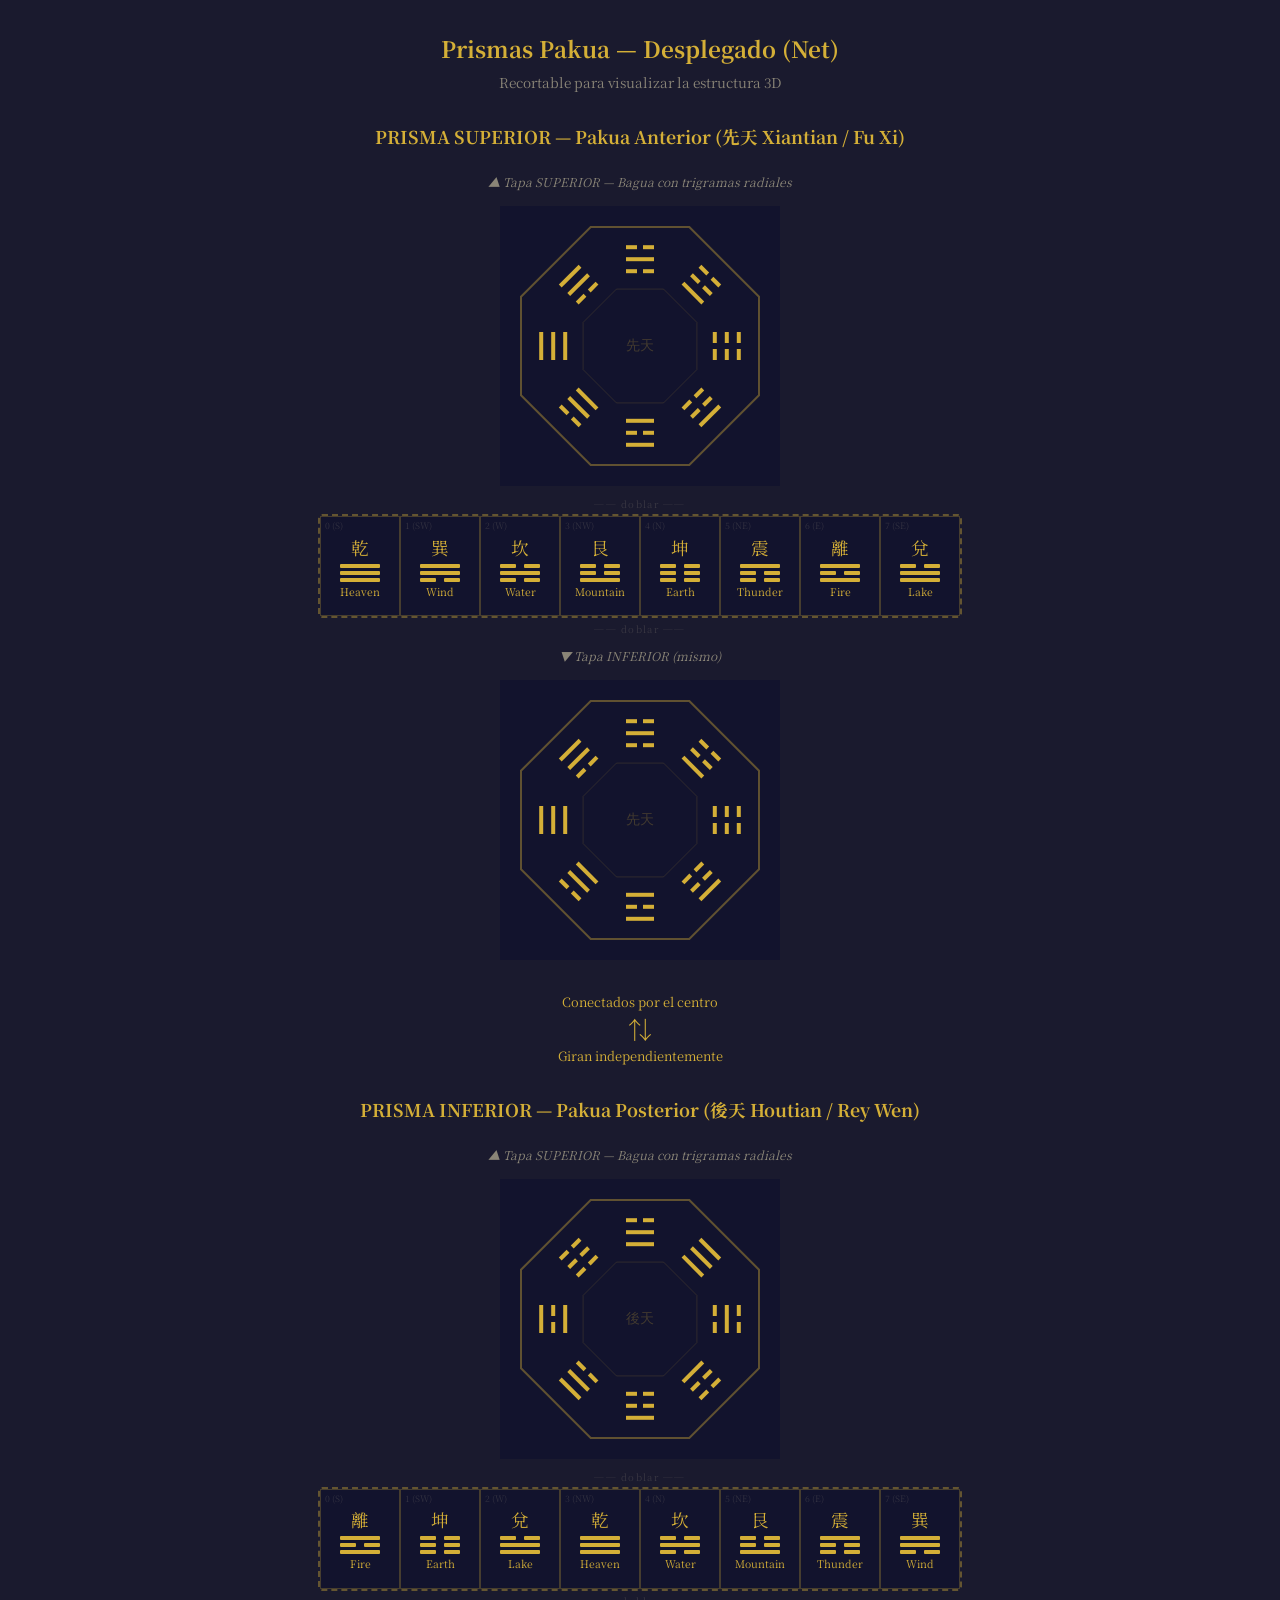
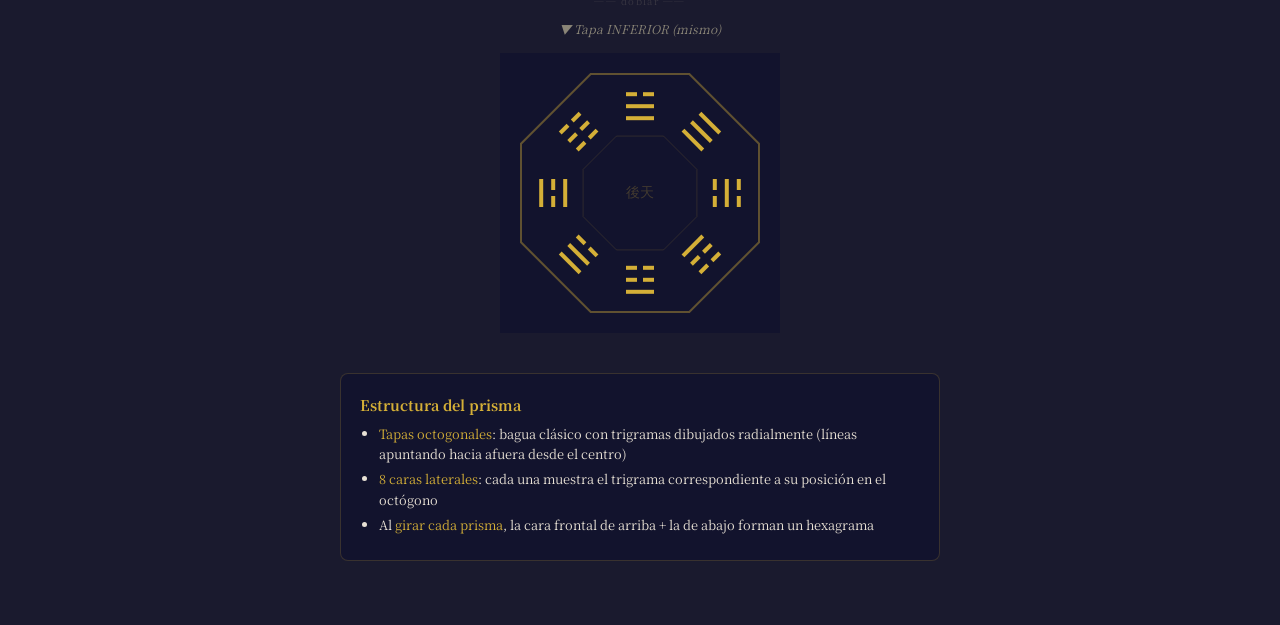
<file: boceto.html>
<!DOCTYPE html>
<html lang="es">
<head>
  <meta charset="UTF-8">
  <meta name="viewport" content="width=device-width, initial-scale=1.0">
  <title>Boceto — Prismas Pakua (desplegado)</title>
  <link rel="preconnect" href="https://fonts.googleapis.com">
  <link href="https://fonts.googleapis.com/css2?family=Noto+Serif+SC:wght@400;700&display=swap" rel="stylesheet">
  <style>
    * { margin: 0; padding: 0; box-sizing: border-box; }
    body {
      background: #1a1a2e;
      color: #e8e1d5;
      font-family: 'Noto Serif SC', Georgia, serif;
      padding: 2rem 1rem;
    }
    h1 { text-align: center; color: #d4af37; font-size: 1.4rem; margin-bottom: 0.5rem; }
    h2 { text-align: center; color: #d4af37; font-size: 1.1rem; margin: 2rem 0 1rem; }
    .subtitle { text-align: center; color: #8a8577; font-size: 0.85rem; margin-bottom: 2rem; }
    .note { text-align: center; color: #8a8577; font-size: 0.75rem; margin: 0.5rem 0; font-style: italic; }

    .net {
      display: flex;
      flex-direction: column;
      align-items: center;
      margin: 1rem auto;
      max-width: 700px;
    }

    .cap {
      width: 280px;
      height: 280px;
      margin: 0.5rem 0;
    }
    .cap canvas { display: block; }

    .lateral-strip {
      display: flex;
      border: 2px dashed #d4af3766;
      border-radius: 4px;
    }
    .face {
      width: 80px;
      height: 100px;
      border: 1px solid #d4af3744;
      background: #12132d;
      display: flex;
      flex-direction: column;
      align-items: center;
      justify-content: center;
      gap: 4px;
      position: relative;
    }
    .face .trigram-lines {
      display: flex;
      flex-direction: column;
      align-items: center;
      gap: 3px;
    }
    .face .trigram-lines .line { height: 4px; border-radius: 1px; }
    .face .trigram-lines .line.yang { width: 40px; background: #d4af37; }
    .face .trigram-lines .line.yin {
      width: 40px; background: transparent;
      display: flex; justify-content: space-between;
    }
    .face .trigram-lines .line.yin::before,
    .face .trigram-lines .line.yin::after {
      content: ''; width: 16px; height: 4px; background: #d4af37; border-radius: 1px;
    }
    .face .name { font-size: 0.65rem; color: #d4af37; text-align: center; line-height: 1.2; }
    .face .chinese { font-size: 1.1rem; color: #d4af37; }
    .face .index {
      position: absolute; top: 2px; left: 4px; font-size: 0.55rem; color: #8a857744;
    }

    .tab-mark {
      text-align: center; color: #8a857744; font-size: 0.6rem;
      letter-spacing: 0.15em; margin: 0.2rem 0;
    }
    .connector {
      display: flex; flex-direction: column; align-items: center;
      margin: 1.5rem 0; color: #d4af37; font-size: 0.8rem;
    }
    .connector .arrow { font-size: 1.5rem; }

    .legend {
      margin: 2rem auto; max-width: 600px; background: #12132d;
      border: 1px solid #d4af3733; border-radius: 8px;
      padding: 1.2rem; font-size: 0.8rem; line-height: 1.6;
    }
    .legend h3 { color: #d4af37; margin-bottom: 0.5rem; font-size: 0.9rem; }
    .legend ul { padding-left: 1.2rem; }
    .legend li { margin-bottom: 0.3rem; }
    .legend .highlight { color: #d4af37; }
  </style>
</head>
<body>

<h1>Prismas Pakua — Desplegado (Net)</h1>
<p class="subtitle">Recortable para visualizar la estructura 3D</p>

<!-- PRISMA SUPERIOR -->
<h2>PRISMA SUPERIOR — Pakua Anterior (先天 Xiantian / Fu Xi)</h2>
<div class="net">
  <p class="note">▲ Tapa SUPERIOR — Bagua con trigramas radiales</p>
  <div class="cap"><canvas id="cap-xt-top" width="280" height="280"></canvas></div>
  <p class="tab-mark">── doblar ──</p>
  <div class="lateral-strip" id="xiantian-faces"></div>
  <p class="tab-mark">── doblar ──</p>
  <p class="note">▼ Tapa INFERIOR (mismo)</p>
  <div class="cap"><canvas id="cap-xt-bot" width="280" height="280"></canvas></div>
</div>

<div class="connector">
  <span>Conectados por el centro</span>
  <span class="arrow">⇅</span>
  <span>Giran independientemente</span>
</div>

<!-- PRISMA INFERIOR -->
<h2>PRISMA INFERIOR — Pakua Posterior (後天 Houtian / Rey Wen)</h2>
<div class="net">
  <p class="note">▲ Tapa SUPERIOR — Bagua con trigramas radiales</p>
  <div class="cap"><canvas id="cap-ht-top" width="280" height="280"></canvas></div>
  <p class="tab-mark">── doblar ──</p>
  <div class="lateral-strip" id="houtian-faces"></div>
  <p class="tab-mark">── doblar ──</p>
  <p class="note">▼ Tapa INFERIOR (mismo)</p>
  <div class="cap"><canvas id="cap-ht-bot" width="280" height="280"></canvas></div>
</div>

<div class="legend">
  <h3>Estructura del prisma</h3>
  <ul>
    <li><span class="highlight">Tapas octogonales</span>: bagua clásico con trigramas dibujados radialmente (líneas apuntando hacia afuera desde el centro)</li>
    <li><span class="highlight">8 caras laterales</span>: cada una muestra el trigrama correspondiente a su posición en el octógono</li>
    <li>Al <span class="highlight">girar cada prisma</span>, la cara frontal de arriba + la de abajo forman un hexagrama</li>
  </ul>
</div>

<script>
  const TRIGRAMS = {
    qian: { lines: [1,1,1], chinese: '乾', english: 'Heaven' },
    dui:  { lines: [1,1,0], chinese: '兌', english: 'Lake' },
    li:   { lines: [1,0,1], chinese: '離', english: 'Fire' },
    zhen: { lines: [0,0,1], chinese: '震', english: 'Thunder' },
    xun:  { lines: [0,1,1], chinese: '巽', english: 'Wind' },
    kan:  { lines: [0,1,0], chinese: '坎', english: 'Water' },
    gen:  { lines: [1,0,0], chinese: '艮', english: 'Mountain' },
    kun:  { lines: [0,0,0], chinese: '坤', english: 'Earth' },
  };

  // Orders: starting from S going clockwise (S, SW, W, NW, N, NE, E, SE)
  const XIANTIAN = ['qian','xun','kan','gen','kun','zhen','li','dui'];
  const HOUTIAN  = ['li','kun','dui','qian','kan','gen','zhen','xun'];
  const DIRS = ['S','SW','W','NW','N','NE','E','SE'];

  // ---- Draw Bagua cap on canvas ----
  function drawBaguaCap(canvasId, order, label) {
    const canvas = document.getElementById(canvasId);
    const ctx = canvas.getContext('2d');
    const W = canvas.width;
    const cx = W / 2;
    const cy = W / 2;

    // Background
    ctx.fillStyle = '#12132d';
    ctx.fillRect(0, 0, W, W);

    // Draw octagon outline
    ctx.strokeStyle = '#d4af37';
    ctx.lineWidth = 2;
    ctx.globalAlpha = 0.4;
    const octR = W * 0.46;
    ctx.beginPath();
    for (let i = 0; i < 8; i++) {
      // Octagon vertices between trigram positions
      const angle = (i * Math.PI / 4) - Math.PI / 2 + Math.PI / 8;
      const x = cx + Math.cos(angle) * octR;
      const y = cy + Math.sin(angle) * octR;
      if (i === 0) ctx.moveTo(x, y);
      else ctx.lineTo(x, y);
    }
    ctx.closePath();
    ctx.stroke();
    ctx.globalAlpha = 1;

    // Inner octagon (inner ring)
    ctx.strokeStyle = '#d4af37';
    ctx.lineWidth = 1;
    ctx.globalAlpha = 0.15;
    const innerR = W * 0.22;
    ctx.beginPath();
    for (let i = 0; i < 8; i++) {
      const angle = (i * Math.PI / 4) - Math.PI / 2 + Math.PI / 8;
      const x = cx + Math.cos(angle) * innerR;
      const y = cy + Math.sin(angle) * innerR;
      if (i === 0) ctx.moveTo(x, y);
      else ctx.lineTo(x, y);
    }
    ctx.closePath();
    ctx.stroke();
    ctx.globalAlpha = 1;

    // Draw each trigram radially
    // Position 0 = S (bottom), angles go clockwise
    // S = angle PI/2 (pointing down), then +PI/4 each step clockwise
    for (let i = 0; i < 8; i++) {
      const key = order[i];
      const trigram = TRIGRAMS[key];

      // Angle: S is at bottom (PI/2), going clockwise
      // But canvas Y is inverted, so S = PI/2 means pointing down
      const angle = (Math.PI / 2) + (i * Math.PI / 4);

      ctx.save();
      ctx.translate(cx, cy);
      ctx.rotate(angle);

      // Draw 3 lines radiating outward from center
      // Lines are perpendicular to the radial direction
      // Outer line = lines[2] (top), middle = lines[1], inner = lines[0] (bottom)
      const lineW = 28;   // width of each line segment
      const lineH = 4;    // thickness
      const gap = 8;      // gap between lines
      const gapBreak = 6; // break gap for yin
      const startDist = W * 0.26; // distance from center to first line

      // Draw from inner (bottom of trigram) to outer (top of trigram)
      for (let j = 0; j < 3; j++) {
        const dist = startDist + j * (lineH + gap);
        const isYang = trigram.lines[j] === 1;

        ctx.fillStyle = '#d4af37';
        if (isYang) {
          // Solid line perpendicular to radial direction
          ctx.fillRect(-lineW / 2, dist, lineW, lineH);
        } else {
          // Broken line: two segments with gap
          const segW = (lineW - gapBreak) / 2;
          ctx.fillRect(-lineW / 2, dist, segW, lineH);
          ctx.fillRect(-lineW / 2 + segW + gapBreak, dist, segW, lineH);
        }
      }

      ctx.restore();
    }

    // Center label
    ctx.fillStyle = '#d4af37';
    ctx.globalAlpha = 0.25;
    ctx.font = '14px "Noto Serif SC", serif';
    ctx.textAlign = 'center';
    ctx.textBaseline = 'middle';
    ctx.fillText(label, cx, cy);
    ctx.globalAlpha = 1;
  }

  // Draw all 4 caps
  drawBaguaCap('cap-xt-top', XIANTIAN, '先天');
  drawBaguaCap('cap-xt-bot', XIANTIAN, '先天');
  drawBaguaCap('cap-ht-top', HOUTIAN, '後天');
  drawBaguaCap('cap-ht-bot', HOUTIAN, '後天');

  // ---- Build lateral faces ----
  function buildFaces(containerId, order) {
    const container = document.getElementById(containerId);
    order.forEach((key, i) => {
      const t = TRIGRAMS[key];
      const face = document.createElement('div');
      face.className = 'face';

      const idx = document.createElement('span');
      idx.className = 'index';
      idx.textContent = `${i} (${DIRS[i]})`;
      face.appendChild(idx);

      const ch = document.createElement('span');
      ch.className = 'chinese';
      ch.textContent = t.chinese;
      face.appendChild(ch);

      const linesDiv = document.createElement('div');
      linesDiv.className = 'trigram-lines';
      [...t.lines].reverse().forEach(l => {
        const line = document.createElement('div');
        line.className = `line ${l === 1 ? 'yang' : 'yin'}`;
        linesDiv.appendChild(line);
      });
      face.appendChild(linesDiv);

      const name = document.createElement('span');
      name.className = 'name';
      name.textContent = t.english;
      face.appendChild(name);

      container.appendChild(face);
    });
  }

  buildFaces('xiantian-faces', XIANTIAN);
  buildFaces('houtian-faces', HOUTIAN);
</script>
</body>
</html>
</file>
